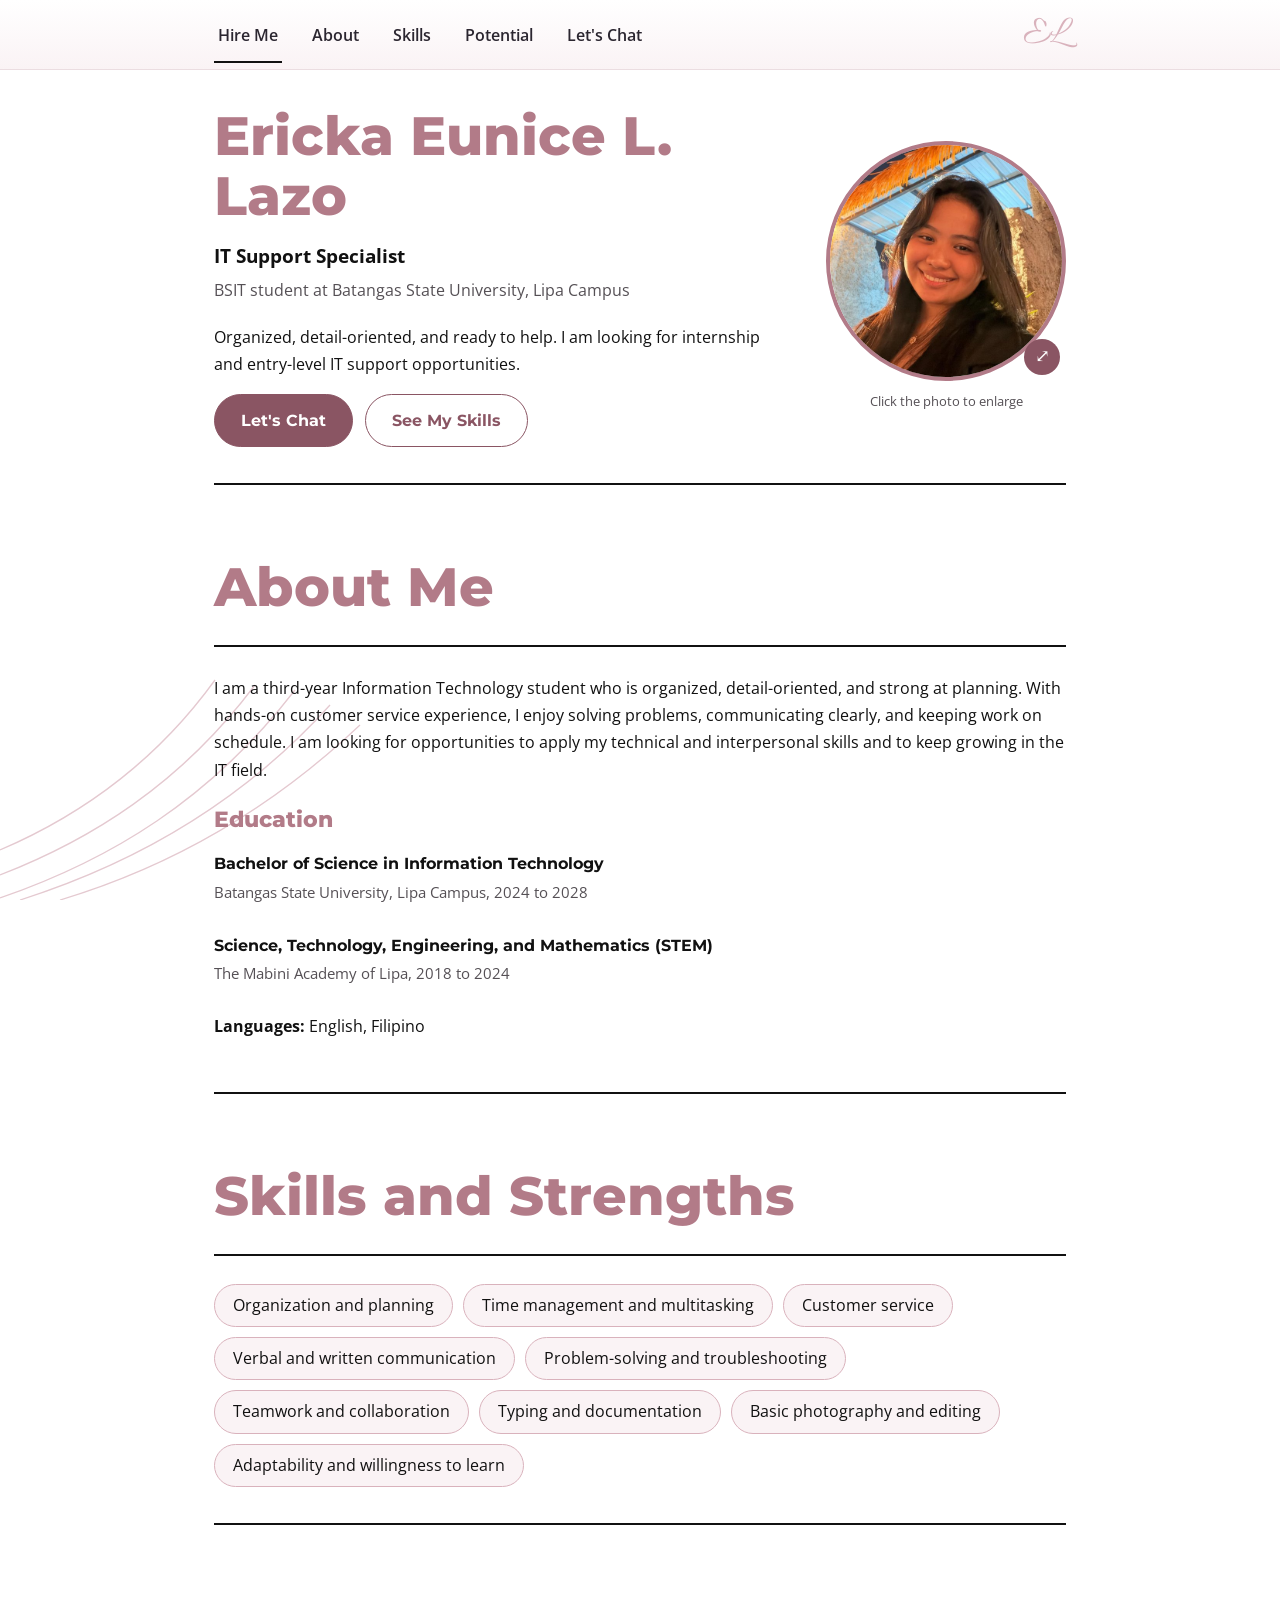
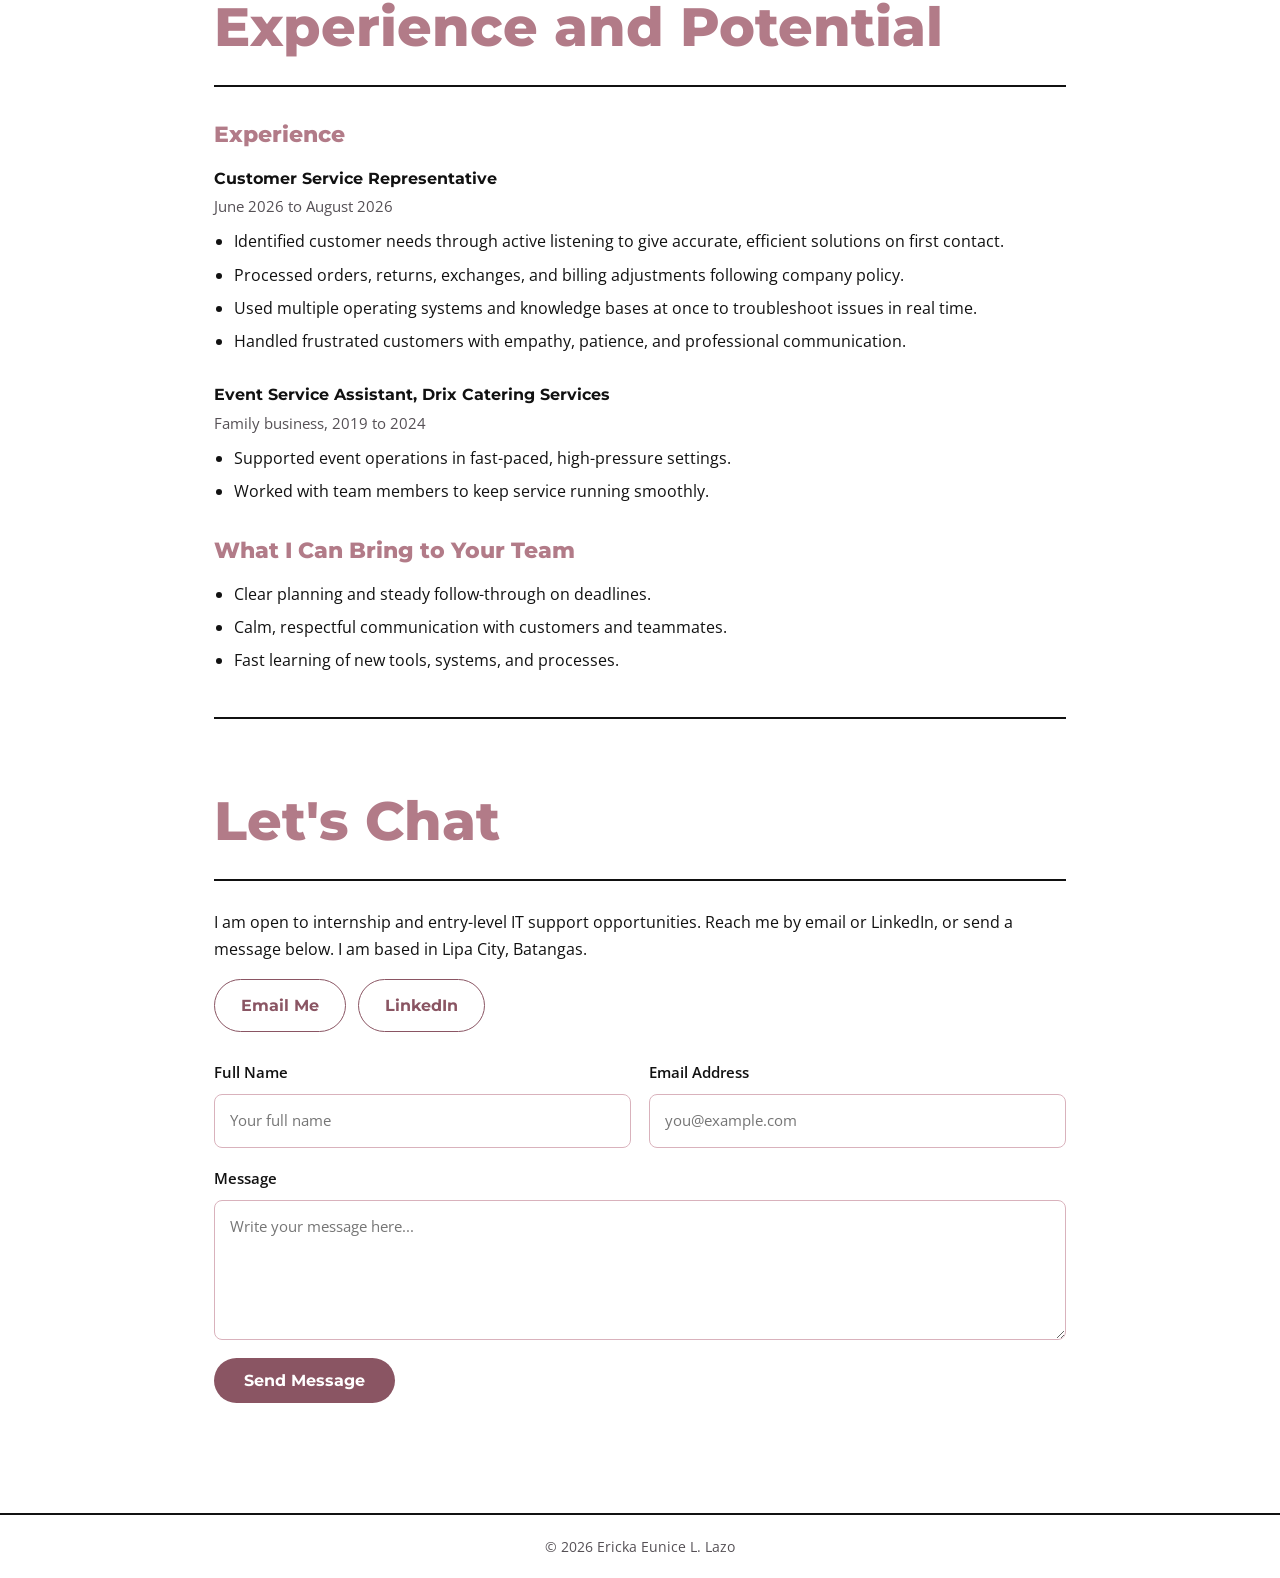
<file: index.html>
<!DOCTYPE html>
<html lang="en">
<head>
<meta charset="utf-8">
<meta name="viewport" content="width=device-width, initial-scale=1">
<title>Ericka Eunice L. Lazo | IT Support Specialist</title>
<meta name="description" content="Personal home page of Ericka Eunice L. Lazo, BSIT student and IT support specialist.">
<link rel="preconnect" href="https://fonts.googleapis.com">
<link rel="preconnect" href="https://fonts.gstatic.com" crossorigin>
<link href="https://fonts.googleapis.com/css2?family=Allura&family=Montserrat:wght@500;700;800&family=Open+Sans:wght@400;600&display=swap" rel="stylesheet">
<link rel="stylesheet" href="style.css">
<!--
  HOW THIS SITE IS ORGANIZED (one page)
  index.html  = the content, top to bottom: Hire Me, About, Skills, Potential, Let's Chat
  style.css   = colors and design
  script.js   = photo pop-up, menu highlight, message form
  photo.jpg   = your photo
-->
</head>
<body>

<!-- Curved line design (bottom-left corner, like the calling card) -->
<svg class="lines" viewBox="0 0 380 380" aria-hidden="true"><g fill="none" stroke="#D9B2BC" stroke-width="1.3"><path d="M0 330 C70 300 150 250 215 160"/><path d="M0 355 C90 320 180 265 255 165"/><path d="M0 378 C110 340 210 280 295 170"/><path d="M20 380 C130 345 240 285 330 185"/><path d="M60 380 C160 350 265 295 360 205"/></g></svg>

<!-- MENU BAR: each link scrolls to a section below -->
<div class="topbar"><div class="wrap">
  <nav aria-label="Main">
    <a href="#hire" class="active" aria-current="true">Hire Me</a>
    <a href="#about">About</a>
    <a href="#skills">Skills</a>
    <a href="#potential">Potential</a>
    <a href="#chat">Let's Chat</a>
  </nav>
  <span class="logo" aria-hidden="true">EL</span>
</div></div>

<main class="wrap page">

<!-- ================= HIRE ME ================= -->
<section id="hire" class="hero">
  <div>
    <h1>Ericka Eunice L. Lazo</h1>
    <p class="title">IT Support Specialist</p>
    <p class="sub">BSIT student at Batangas State University, Lipa Campus</p>
    <p>Organized, detail-oriented, and ready to help. I am looking for internship and entry-level IT support opportunities.</p>
    <div class="btns">
      <a class="btn fill" href="#chat">Let's Chat</a>
      <a class="btn line" href="#skills">See My Skills</a>
    </div>
  </div>
  <!-- Click the photo to enlarge it. To change it, replace photo.jpg -->
  <div>
    <button class="photo-btn" style="--size:240px" aria-label="Click to enlarge photo of Ericka"><img src="photo.jpg" alt="Ericka Eunice L. Lazo smiling"></button>
    <p class="photo-note">Click the photo to enlarge</p>
  </div>
</section>
<hr class="rule">

<!-- ================= ABOUT ================= -->
<section id="about">
  <h1>About Me</h1>
  <hr class="rule">
  <p>I am a third-year Information Technology student who is organized, detail-oriented, and strong at planning. With hands-on customer service experience, I enjoy solving problems, communicating clearly, and keeping work on schedule. I am looking for opportunities to apply my technical and interpersonal skills and to keep growing in the IT field.</p>
  <h2>Education</h2>
  <div class="job"><h3>Bachelor of Science in Information Technology</h3><p class="role">Batangas State University, Lipa Campus, 2024 to 2028</p></div>
  <div class="job"><h3>Science, Technology, Engineering, and Mathematics (STEM)</h3><p class="role">The Mabini Academy of Lipa, 2018 to 2024</p></div>
  <p><strong>Languages:</strong> English, Filipino</p>
</section>
<hr class="rule">

<!-- ================= SKILLS ================= -->
<section id="skills">
  <h1>Skills and Strengths</h1>
  <hr class="rule">
  <ul class="tags">
    <li>Organization and planning</li>
    <li>Time management and multitasking</li>
    <li>Customer service</li>
    <li>Verbal and written communication</li>
    <li>Problem-solving and troubleshooting</li>
    <li>Teamwork and collaboration</li>
    <li>Typing and documentation</li>
    <li>Basic photography and editing</li>
    <li>Adaptability and willingness to learn</li>
  </ul>
</section>
<hr class="rule">

<!-- ================= POTENTIAL ================= -->
<section id="potential">
  <h1>Experience and Potential</h1>
  <hr class="rule">
  <h2>Experience</h2>
  <!-- To add a job, copy one "job" block and change the text -->
  <div class="job">
    <h3>Customer Service Representative</h3>
    <p class="role">June 2026 to August 2026</p>
    <ul>
      <li>Identified customer needs through active listening to give accurate, efficient solutions on first contact.</li>
      <li>Processed orders, returns, exchanges, and billing adjustments following company policy.</li>
      <li>Used multiple operating systems and knowledge bases at once to troubleshoot issues in real time.</li>
      <li>Handled frustrated customers with empathy, patience, and professional communication.</li>
    </ul>
  </div>
  <div class="job">
    <h3>Event Service Assistant, Drix Catering Services</h3>
    <p class="role">Family business, 2019 to 2024</p>
    <ul>
      <li>Supported event operations in fast-paced, high-pressure settings.</li>
      <li>Worked with team members to keep service running smoothly.</li>
    </ul>
  </div>
  <h2>What I Can Bring to Your Team</h2>
  <ul>
    <li>Clear planning and steady follow-through on deadlines.</li>
    <li>Calm, respectful communication with customers and teammates.</li>
    <li>Fast learning of new tools, systems, and processes.</li>
  </ul>
</section>
<hr class="rule">

<!-- ================= LET'S CHAT ================= -->
<section id="chat">
  <h1>Let's Chat</h1>
  <hr class="rule">
  <p>I am open to internship and entry-level IT support opportunities. Reach me by email or LinkedIn, or send a message below. I am based in Lipa City, Batangas.</p>
  <div class="btns">
    <a class="btn line" href="mailto:eunicelorialazo@gmail.com">Email Me</a>
    <a class="btn line" href="https://www.linkedin.com/in/ericka-lazo-a29b0a431" target="_blank" rel="noopener">LinkedIn</a>
  </div>

  <!-- Message form: sent to your Gmail through Web3Forms (access key below) -->
  <form id="contact-form" action="https://api.web3forms.com/submit" method="POST">
    <input type="hidden" name="access_key" value="6b0bc3db-6609-4f3e-bba7-0007fd75b7af">
    <input type="hidden" name="subject" value="New message from your home page">
    <input type="hidden" name="from_name" value="Home Page Contact Form">
    <input type="checkbox" name="botcheck" class="hp" tabindex="-1" autocomplete="off" aria-hidden="true">
    <div class="row">
      <label>Full Name <input type="text" name="name" placeholder="Your full name" required autocomplete="name"></label>
      <label>Email Address <input type="email" name="email" placeholder="you@example.com" required autocomplete="email"></label>
    </div>
    <label>Message <textarea name="message" placeholder="Write your message here..." required></textarea></label>
    <button class="send" type="submit">Send Message</button>
    <p id="form-status" role="status" aria-live="polite"></p>
  </form>
</section>

</main>

<footer>&copy; 2026 Ericka Eunice L. Lazo</footer>
<script src="script.js"></script>
</body>
</html>
</file>
<file: style.css>
/* =====================================================
   SHARED STYLES (used by every page)
   1 Colors  2 Basics  3 Menu bar  4 Line designs
   5 Photo (clickable)  6 Content  7 Form  8 Phone
   ===================================================== */

/* 1. COLORS (from the calling card) */
:root{
  --rose:#B27B88; --rose-deep:#8A5563; --rose-soft:#D9B2BC;
  --blush:#FAF3F5; --ink:#111; --muted:#555055; --line:#EBDDE1;
}

/* 2. BASICS */
*{box-sizing:border-box}
html{scroll-behavior:smooth}
body{margin:0;font-family:"Open Sans",Arial,sans-serif;color:var(--ink);background:#fff;line-height:1.7;overflow-x:hidden}
a{color:var(--rose-deep)}
a:focus-visible,button:focus-visible,input:focus-visible,textarea:focus-visible{outline:3px solid var(--rose);outline-offset:3px}
.wrap{max-width:900px;margin:0 auto;padding:0 24px;position:relative;z-index:1}
h1,h2,h3{font-family:"Montserrat",Arial,sans-serif;margin:0}
h1{color:var(--rose);font-weight:800;font-size:clamp(2rem,6vw,3.4rem);line-height:1.1}
h2{color:var(--rose);font-weight:800;font-size:1.4rem;margin-bottom:12px}
h3{font-size:1.02rem;font-weight:700}
.rule{border:0;border-top:2px solid var(--ink);margin:28px 0}   /* black line like the card */

/* 3. MENU BAR (active page gets the underline) */
.topbar{background:linear-gradient(180deg,#fff,var(--blush));border-bottom:1px solid var(--line);position:sticky;top:0;z-index:10}
.topbar .wrap{display:flex;align-items:center;gap:8px}
nav{display:flex;flex-wrap:wrap;gap:6px 26px;padding:6px 0}
nav a{text-decoration:none;color:#2B2630;font-weight:600;padding:16px 4px 12px;border-bottom:2px solid transparent;transition:border-color .25s,color .25s}
nav a:hover{color:var(--rose-deep);border-bottom-color:var(--rose-soft)}
nav a.active{border-bottom-color:var(--ink)}
.logo{margin-left:auto;font-family:"Allura",cursive;font-size:2.4rem;color:var(--rose-soft);line-height:1}

/* 4. LINE DESIGNS (curved lines like the card's corner) */
.lines{position:fixed;left:0;bottom:0;width:min(380px,60vw);opacity:.7;pointer-events:none;z-index:0}

/* 5. PHOTO: looks clickable, widens on hover, opens big on click */
.photo-btn{position:relative;display:block;border:0;padding:0;background:none;border-radius:50%;cursor:zoom-in;flex-shrink:0;transition:transform .3s,box-shadow .3s}
.photo-btn img{display:block;width:var(--size,220px);height:var(--size,220px);border-radius:50%;object-fit:cover;object-position:center top;border:4px solid var(--rose)}
.photo-btn::after{content:"\2922";position:absolute;right:6px;bottom:6px;width:36px;height:36px;border-radius:50%;background:var(--rose-deep);color:#fff;display:grid;place-items:center;font-size:1.1rem}
.photo-btn:hover,.photo-btn:focus-visible{transform:scale(1.07);box-shadow:0 0 0 7px var(--rose-soft),0 14px 34px rgba(178,123,136,.4)}
.photo-note{text-align:center;color:var(--muted);font-size:.8rem;margin:10px 0 0}
.lightbox{position:fixed;inset:0;background:rgba(17,17,17,.82);display:grid;place-items:center;z-index:50;cursor:zoom-out;animation:fade .25s}
.lightbox img{width:min(580px,88vw);aspect-ratio:1;object-fit:cover;border-radius:24px;border:5px solid #fff;animation:grow .35s ease-out}
@keyframes fade{from{opacity:0}to{opacity:1}}
@keyframes grow{from{transform:scale(.5);opacity:0}to{transform:scale(1);opacity:1}}

/* 6. CONTENT */
.hero{display:flex;align-items:center;justify-content:space-between;gap:36px;padding-top:36px}
.hero .title{margin:14px 0 0;font-weight:700;font-size:1.2rem}
.hero .sub{margin:4px 0 20px;color:var(--muted)}
.btns{display:flex;flex-wrap:wrap;gap:12px;margin-top:8px}
.btn{display:inline-block;text-decoration:none;font-family:"Montserrat",Arial,sans-serif;font-weight:700;border-radius:999px;padding:12px 26px;border:1.5px solid var(--rose-deep);transition:background .25s}
.btn.fill{background:var(--rose-deep);color:#fff}
.btn.fill:hover{background:var(--rose)}
.btn.line{color:var(--rose-deep)}
.btn.line:hover{background:var(--blush)}
/* each section of the one page */
section{padding:44px 0 8px;scroll-margin-top:70px}
section h1{margin-bottom:4px}
main.page{padding-bottom:60px}
.split{display:flex;gap:36px;align-items:flex-start}
.role{color:var(--muted);margin:2px 0 8px;font-size:.95rem}
.job{margin-bottom:26px}
ul{margin:8px 0 0;padding-left:20px} li{margin-bottom:6px}
.tags{list-style:none;padding:0;display:flex;flex-wrap:wrap;gap:10px}
.tags li{margin:0;background:var(--blush);border:1px solid var(--rose-soft);border-radius:999px;padding:7px 18px}
footer{border-top:2px solid var(--ink);color:var(--muted);text-align:center;padding:20px;font-size:.85rem;background:#fff;position:relative;z-index:1}

/* 7. MESSAGE FORM */
form{display:grid;gap:18px;margin-top:28px}
.row{display:grid;grid-template-columns:1fr 1fr;gap:18px}
label{display:grid;gap:8px;font-weight:600;font-size:.95rem}
input[type=text],input[type=email],textarea{font:inherit;font-weight:400;padding:13px 15px;border:1.5px solid var(--rose-soft);border-radius:8px;width:100%;color:var(--ink);background:#fff}
textarea{min-height:140px;resize:vertical}
button.send{font-family:"Montserrat",Arial,sans-serif;font-size:1rem;font-weight:700;background:var(--rose-deep);color:#fff;border:0;border-radius:999px;padding:13px 30px;cursor:pointer;justify-self:start}
button.send:hover{background:var(--rose)}
button.send:disabled{opacity:.6}
#form-status{margin:0;font-weight:600;min-height:1.5em}
.hp{position:absolute;left:-9999px}

/* 8. PHONE SCREENS */
@media (max-width:640px){
  .hero,.split{flex-direction:column-reverse;align-items:flex-start;gap:20px}
  .split{flex-direction:column}
  .row{grid-template-columns:1fr}
  .logo{display:none}
  nav{gap:2px 16px}
}
@media (prefers-reduced-motion:reduce){*{animation:none!important;transition:none!important}}
</file>
